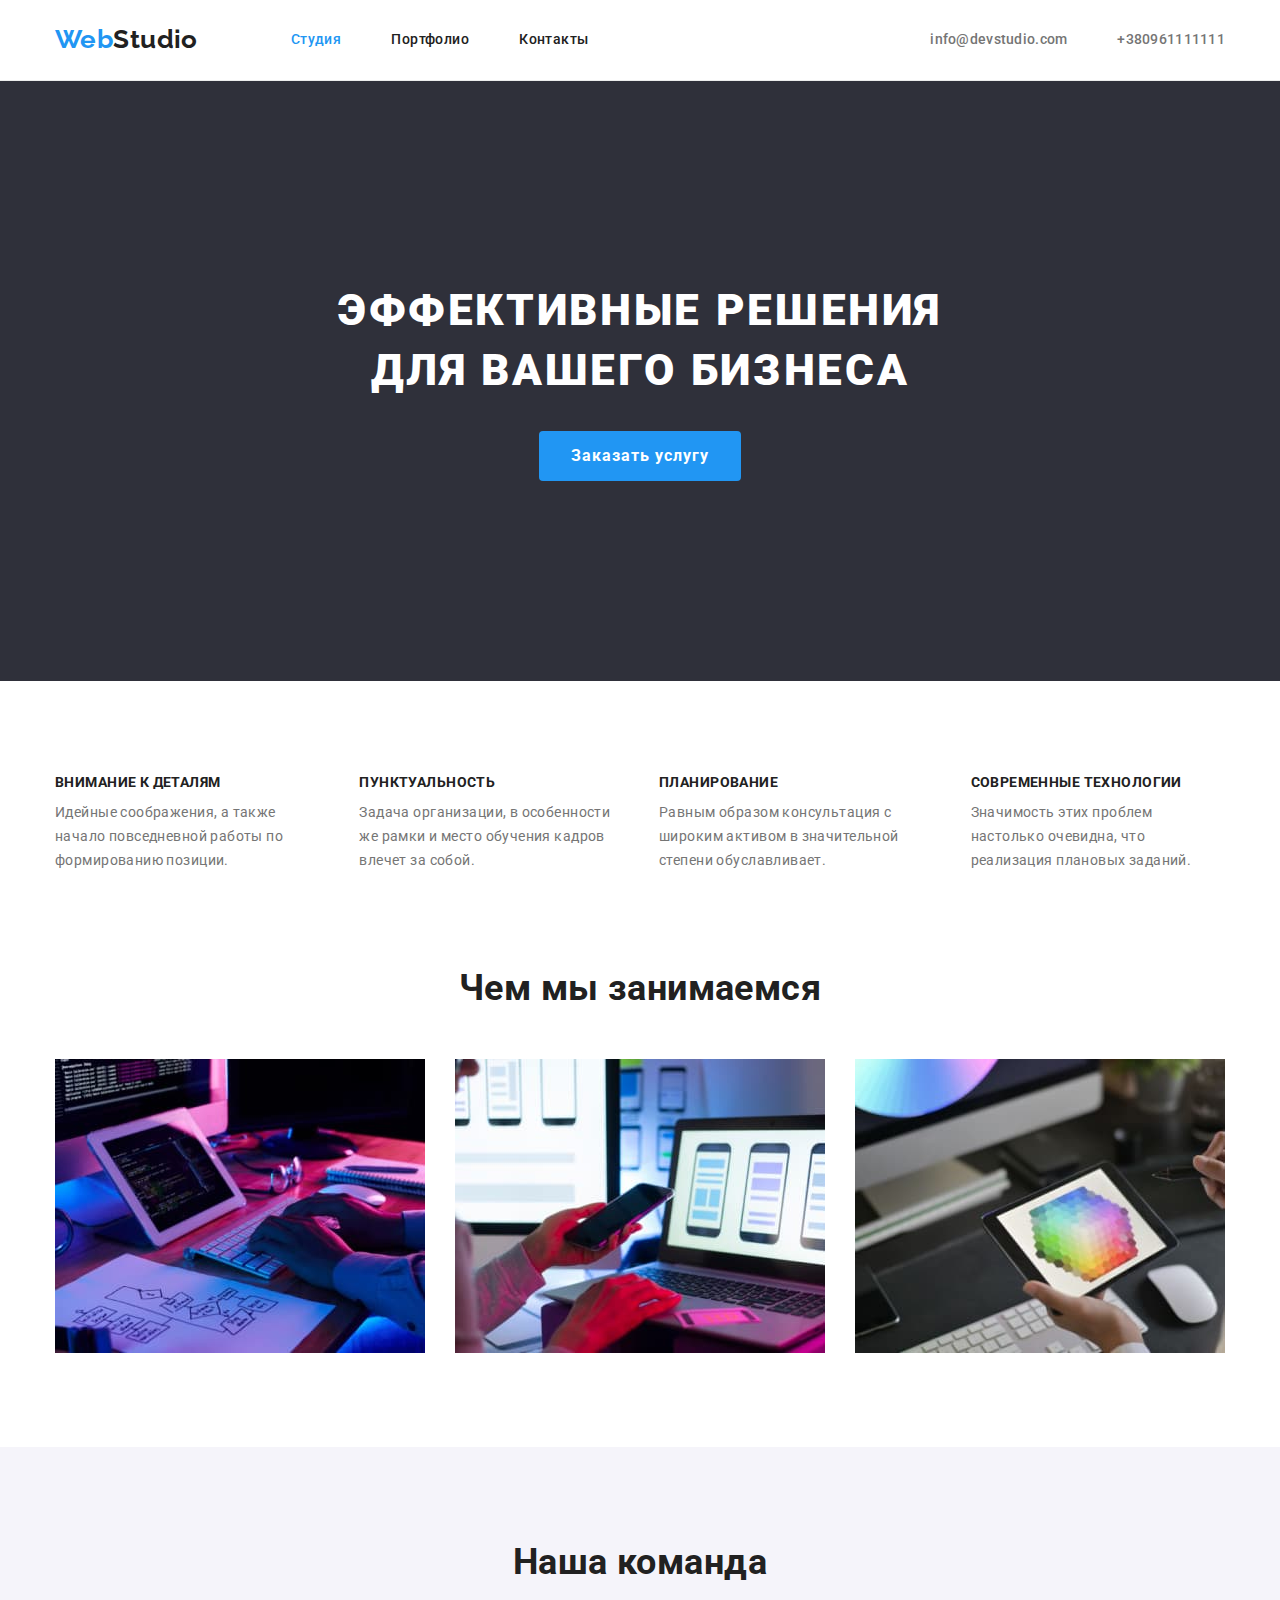
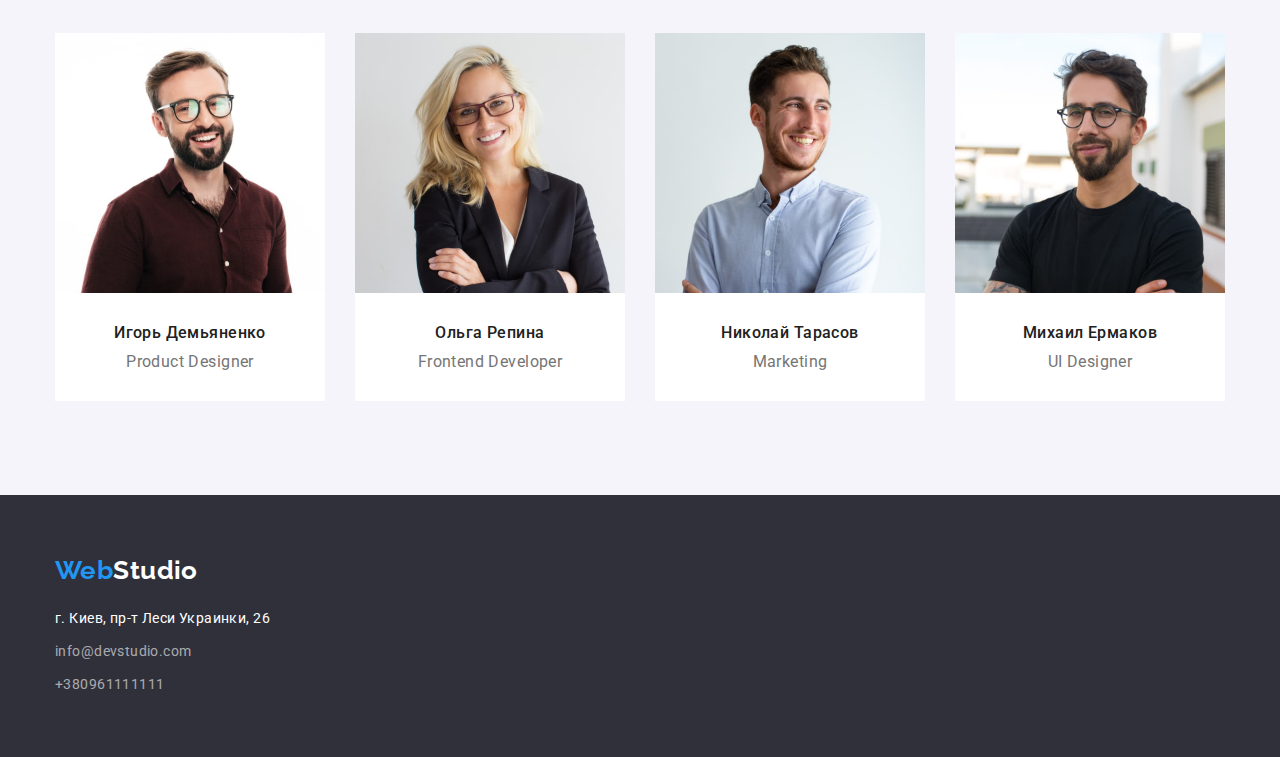
<file: index.html>
<!DOCTYPE html>
<html lang="ru">
<head>
	<meta charset="UTF-8">
	<meta http-equiv="X-UA-Compatible" content="IE=edge">
	<meta name="viewport" content="width=device-width, initial-scale=1.0">
	<title>Студия</title>
	<link rel="stylesheet" href="https://cdn.jsdelivr.net/npm/modern-normalize@1.1.0/modern-normalize.min.css">
	<link rel="preconnect" href="https://fonts.googleapis.com">
	<link rel="preconnect" href="https://fonts.gstatic.com" crossorigin>
	<link href="https://fonts.googleapis.com/css2?family=Raleway:wght@700&family=Roboto:wght@400;500;700;900&display=swap"
		rel="stylesheet">	
	<link rel="stylesheet" href="./css/styles.css">
</head>
<body>
	<header>
		<!--site nav-->
		<div class="container navigation">			
		<nav>
			<a href="" class="logo"><span class="logo-accent">Web</span>Studio</a>
			<ul class="site-nav list">
				<li class="item"><a href="index.html" class="link nav current">Студия</a></li>
				<li class="item"><a href="portfolio.html" class="link nav">Портфолио</a></li>
				<li class="item"><a href="" class="link nav">Контакты</a></li>
			</ul>
		</nav>
		<!--contacts-->
			<ul class="contacts list">
				<li class="item">
					<a href="mailto:info@devstudio.com" class="feedback link">info@devstudio.com</a>
				</li>
				<li class="item">
					<a href="tell:+380961111111" class="feedback link">+380961111111</a>
				</li>
			</ul>
		</div>
	</header>
	<main>
		<!--hero-->				
			<section class="hero">
				<div class="container">
					<h1 class="hero-title">Эффективные решения<br> для вашего бизнеса</h1>
					<button type="button" class="button primary">Заказать услугу</button>
				</div>
			</section>
		<!--section-->
		<section class="features-section section">
			<div class="container">
			<h2 hidden>Наши преимущества</h2>
			<ul class="features-list list">

				<li class="description item">
					<h3 class="features-point">Внимание к деталям</h3>
					<p class="features-text">Идейные соображения, а также начало повседневной работы по формированию позиции.</p>
				</li>

				<li class="description item">
					<h3 class="features-point">Пунктуальность</h3>
					<p class="features-text">Задача организации, в особенности же рамки и место обучения кадров влечет за собой.</p>
				</li>

				<li class="description item">
					<h3 class="features-point">Планирование</h3>
					<p class="features-text">Равным образом консультация с широким активом в значительной степени обуславливает.</p>
				</li>
				
				<li class="description item">
					<h3 class="features-point">Современные технологии</h3>
					<p class="features-text">Значимость этих проблем настолько очевидна, что реализация плановых заданий.</p>
				</li>
			</ul>
			</div>
		</section>
		<!--working-->
		<section class="working-section section no-padding-top">
			<div class="container">
			<h2 class="title">Чем мы занимаемся</h2>
			<ul class="working-list list">

				<li class="item">
					<img src="./images/handstype.jpg" alt="руки печатают текст" width="370">
				</li>

				<li class="item">
					<img src="./images/handsphone.jpg" alt="рука с телефоном" width="370" height="294">
				</li>

				<li class="item">
					<img src="./images/pallete.jpg" alt="палитра цветов" width="370" height="294">
				</li>
			</ul>
			</div>
		</section>
		<!--team-->
		<section class="team-section section ">
			<div class="container">
				<h2 class="title">Наша команда</h2>
				<ul class="team-list list">

					<li class="team-description item">
						<img src="./images/igor.jpg" alt="Игорь Демьяненко" width="270" height="260">
						<div class="card-team">
							<h3 class="team-name">Игорь Демьяненко</h3>
							<p class="team-position">Product Designer</p>
						</div>
					</li>

					<li class="team-description item"">
						<img src="./images/olga.jpg" alt="Ольга Репина" width="270" height="260">
						<div class="card-team">
							<h3 class="team-name">Ольга Репина</h3>
							<p class="team-position">Frontend Developer</p>
						</div>
					</li>

					<li class="team-description item">
						<img src="./images/nikolay.jpg" alt="Николай Тарасов" width="270" height="260">
						<div class="card-team">
							<h3 class="team-name">Николай Тарасов</h3>
							<p class="team-position">Marketing</p>
						</div>
						</li>

					<li class="team-description item">
						<img src="./images/mihail.jpg" alt="Михаил Ермаков" width="270" height="260">
						<div class="card-team">
							<h3 class="team-name">Михаил Ермаков</h3>
							<p class="team-position">UI Designer</p>
						</div>
					</li>
				</ul>
			</div>
		</section>
	</main>
	<!--footer-->
	<footer class="footer">
		<div class="container">
			<div class="logo-footer">
			<a href="" class="logo"><span class="logo-accent">Web</span>Studio</a>
			</div>
			<address>	
				<ul class="contacts-footer list">
					<li class="item">
						<a href="https://goo.gl/maps/sGWzshtrrZ5VpV499" class="location link">г. Киев, пр-т Леси Украинки, 26</a>
					</li>
					<li class="item">
						<a href="mailto:info@devstudio.com" class="feedback mail link">info@devstudio.com</a>
					</li>
					<li class="item">
						<a href="tell:+380961111111" class="feedback tell link">+380961111111</a>
					</li>
				</ul>						
			</address>
		</div>
	</footer>
</body>
</html>
</file>
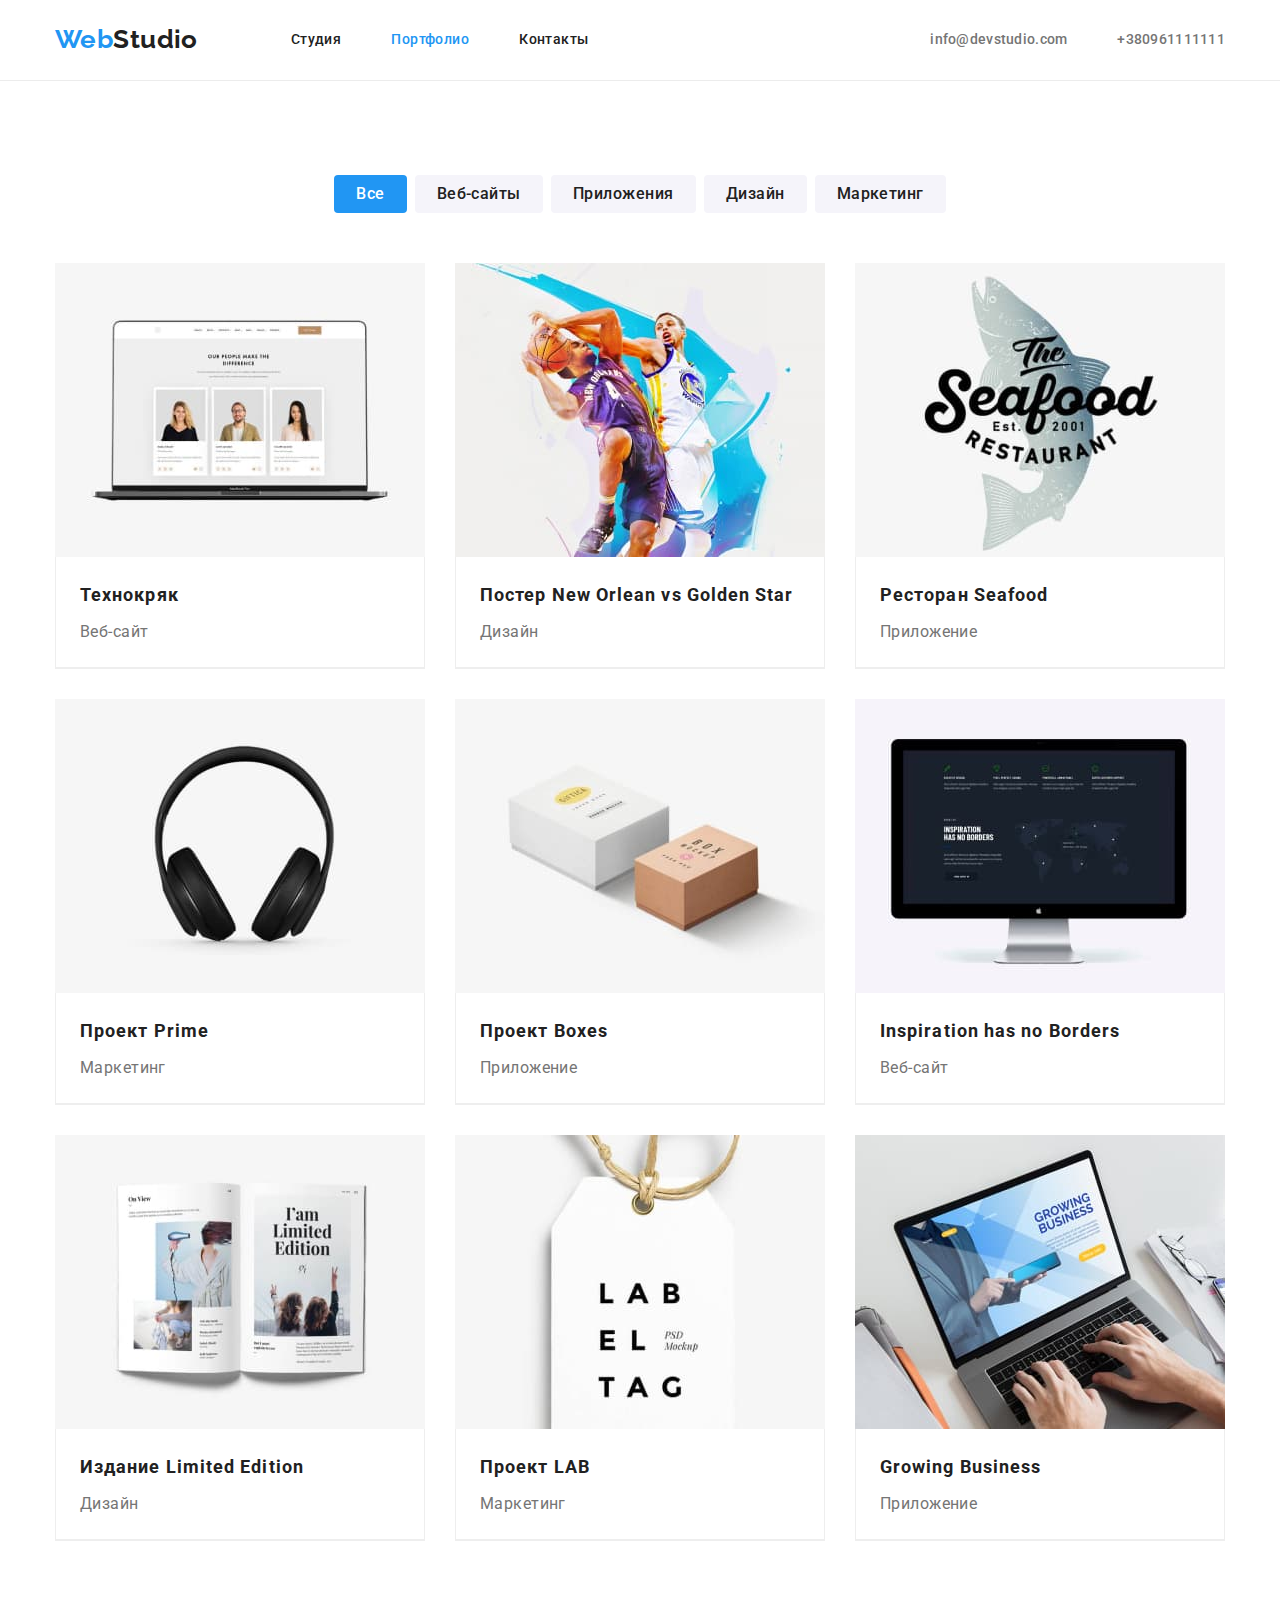
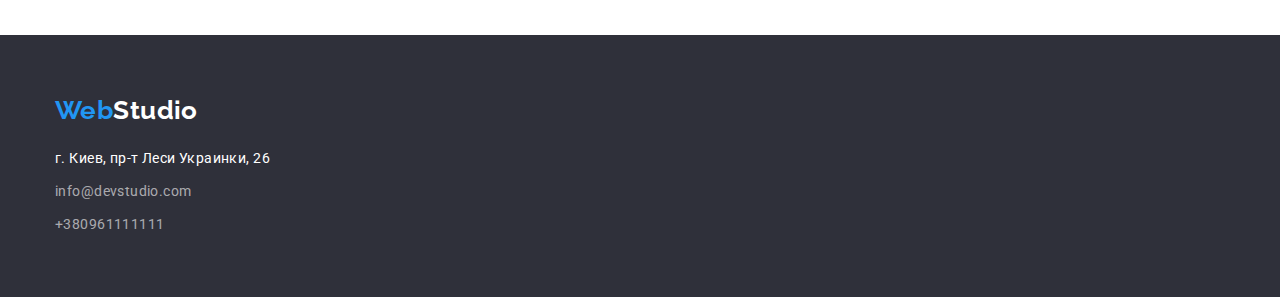
<file: portfolio.html>
<!DOCTYPE html>
<html lang="en">
<head>
    <meta charset="UTF-8">
    <meta http-equiv="X-UA-Compatible" content="IE=edge">
    <meta name="viewport" content="width=device-width, initial-scale=1.0">
    <title>Портфолио</title>
    <link rel="stylesheet" href="https://cdn.jsdelivr.net/npm/modern-normalize@1.1.0/modern-normalize.min.css">
    <link rel="preconnect" href="https://fonts.googleapis.com">
    <link rel="preconnect" href="https://fonts.gstatic.com" crossorigin>
    <link href="https://fonts.googleapis.com/css2?family=Raleway:wght@700&family=Roboto:wght@400;500;700;900&display=swap"
        rel="stylesheet">    
    <link rel="stylesheet" href="./css/styles.css">
</head>
<body>
    <header>
        <!--site nav-->
        <div class="container navigation">
            <nav>
                <a href="" class="logo"><span class="logo-accent">Web</span>Studio</a>
                <ul class="site-nav list">
                    <li class="item"><a href="index.html" class="link nav">Студия</a></li>
                    <li class="item"><a href="portfolio.html" class="link nav current">Портфолио</a></li>
                    <li class="item"><a href="" class="link nav">Контакты</a></li>
                </ul>
            </nav>
            <!--contacts-->
            <ul class="contacts list">
                <li class="item">
                    <a href="mailto:info@devstudio.com" class="feedback link">info@devstudio.com</a>
                </li>
                <li class="item">
                    <a href="tell:+380961111111" class="feedback link">+380961111111</a>
                </li>
            </ul>
        </div>
    </header>
    <main>
        <section class="section">
            <div class="container">
                <h1 hidden>Наши работы</h1>
                <ul class="filter list">
                    <li class="item"><button type="button" class="button secondary active">Все</button></li>
                    <li class="item"><button type="button" class="button secondary">Веб-сайты</button></li>
                    <li class="item"><button type="button" class="button secondary">Приложения</button></li>
                    <li class="item"><button type="button" class="button secondary">Дизайн</button></li>
                    <li class="item"><button type="button" class="button secondary">Маркетинг</button></li>
                </ul>
                <ul class="portfolio-list list">
                    <li class="item">
                        <img src="./images/people.jpg" alt="сайт" width="370" height="294">
                        <div class="card-portfolio">
                            <h2 class="portfolio-title">Технокряк</h2>
                            <p class="portfolio-exemple">Веб-сайт</p>
                        </div>
                    </li>
                    <li class="item">
                        <img src="./images/basket.jpg" alt="баскетюол постер" width="370" height="294">
                        <div class="card-portfolio">
                            <h2 class="portfolio-title">Постер New Orlean vs Golden Star</h2>
                            <p class="portfolio-exemple">Дизайн</p>
                    </div>
                    </li>
                    <li class="item">
                        <img src="./images/logorest.jpg" alt="логотип ресторана" width="370" height="294">
                        <div class="card-portfolio">
                            <h2 class="portfolio-title">Ресторан Seafood</h2>
                            <p class="portfolio-exemple">Приложение</p>
                        </div>
                    </li>
                    <li class="item">
                        <img src="./images/headphones.jpg" alt="наушники" width="370" height="294">
                        <div class="card-portfolio">
                            <h2 class="portfolio-title">Проект Prime</h2>
                            <p class="portfolio-exemple">Маркетинг</p>
                        </div>
                    </li>
                    <li class="item">
                        <img src="./images/box.jpg" alt="две коробки" width="370" height="294">
                        <div class="card-portfolio">
                            <h2 class="portfolio-title">Проект Boxes</h2>
                            <p class="portfolio-exemple">Приложение</p>
                        </div>
                    </li>
                    <li class="item">
                        <img src="./images/monitor.jpg" alt="монитор" width="370" height="294">
                        <div class="card-portfolio">
                            <h2 class="portfolio-title">Inspiration has no Borders</h2>
                            <p class="portfolio-exemple">Веб-сайт</p>
                        </div>
                    </li>
                    <li class="item">
                        <img src="./images/magazine.jpg" alt="журнал" width="370" height="294">
                        <div class="card-portfolio">
                            <h2 class="portfolio-title">Издание Limited Edition</h2>
                            <p class="portfolio-exemple">Дизайн</p>
                        </div>
                    </li>
                    <li class="item">
                        <img src="./images/label.jpg" alt="ярлык" width="370" height="294">
                        <div class="card-portfolio">
                            <h2 class="portfolio-title">Проект LAB</h2>
                            <p class="portfolio-exemple">Маркетинг</p>
                        </div>
                    </li>
                    <li class="item">
                        <img src="./images/laptop.jpg" alt="ноутбук" width="370" height="294">
                        <div class="card-portfolio">
                            <h2 class="portfolio-title">Growing Business</h2>
                            <p class="portfolio-exemple">Приложение</p>
                        </div>
                    </li>       
                </ul>
            </div>
        </section>
    </main>
    <!--footer-->
    <footer class="footer">
        <div class="container">
            <div class="logo-footer">
                <a href="" class="logo"><span class="logo-accent">Web</span>Studio</a>
            </div>
            <address>
                <ul class="contacts-footer list">
                    <li class="item">
                        <a href="https://goo.gl/maps/sGWzshtrrZ5VpV499" class="location link">г. Киев, пр-т Леси Украинки,
                            26</a>
                    </li>
                    <li class="item">
                        <a href="mailto:info@devstudio.com" class="feedback mail link">info@devstudio.com</a>
                    </li>
                    <li class="item">
                        <a href="tell:+380961111111" class="feedback tell link">+380961111111</a>
                    </li>
                </ul>
            </address>
        </div>
    </footer>
</body>
</html>
</file>
<file: css/styles.css>
/* accent color #2196F3 */
/* basic color text #212121 */
/* secondary color text #757575 */
/* white #ffffff */
/* secondary background color #F5F4FA */
/* accent backround color #2F303A */
/* contacts footer rgba(255, 255, 255, 0,6) */
:root {
  --accent-color: #2196f3;
  --basic-color-text: #757575;
  --secondary-color-text: #212121;
  --primary-white-color: #ffffff;
  --secondary-bg-color: #f5f4fa;
  --footer-bg-color: #2f303a;
  --footer-contact-color: rgba(255, 255, 255, 0.6);
  --secondary-accent-color: #188ce8;
  --primary-font-famyly: Roboto, sans-serif;
  --secondary-font-family: Raleway, sans-serif;
  --card-set-gat: 30px;
}
body {
  color: var(--basic-color-text);
  background-color: var(--primary-white-color);

  font-family: var(--primary-font-famyly);
  font-weight: 400;
  font-size: 14px;
  line-height: 1.71;
  letter-spacing: 0.03em;
}
img {
  display: block;
  max-width: 100%;
}
header {
  border-bottom: 1px solid rgba(236, 236, 236, 1);
}
/* ===components start=== */
.link {
  text-decoration: none;
}
.list {
  list-style: none;
}
.title {
  color: var(--secondary-color-text);
  font-size: 36px;
  line-height: 1.17;

  margin-bottom: 50px;
  text-align: center;
}
h1,
h2,
h3,
h4,
h5,
h6,
p {
  margin: 0;
}
ol,
ul {
  margin-top: 0;
  margin-bottom: 0;
  padding-left: 0;
}
.container {
  width: 1200px;
  padding-left: 15px;
  padding-right: 15px;
  margin-left: auto;
  margin-right: auto;
}
.section {
  padding-top: 94px;
  padding-bottom: 94px;
}
.section.no-padding-top {
  padding-top: 0;
}
/* ===component end=== */
/* ===logo start=== */
.logo {
  margin-right: 93px;

  font-family: var(--secondary-font-family);
  font-weight: 700;
  font-size: 26px;
  line-height: 1.2;
  text-decoration: none;

  color: var(--secondary-color-text);
}
.logo-accent {
  color: var(--accent-color);
}
/* ===logo end ===*/
/* ===site-nav start=== */
.navigation {
  display: flex;
  justify-content: space-between;
  align-items: center;
  padding-top: 24px;
  padding-bottom: 25px;
}
nav {
  display: flex;
  align-items: center;
}
.site-nav {
  display: flex;

  font-weight: 500;
  line-height: 1.14;
}
.contacts {
  display: flex;
  margin-left: auto;
}
.site-nav .item:not(:last-child),
.contacts .item:not(:last-child) {
  margin-right: 50px;
}
.link.nav {
  color: var(--secondary-color-text);
}
.feedback.link {
  font-weight: 500;
  font-size: 14px;
  line-height: 1.14;
  letter-spacing: 0.02em;
  color: var(--basic-color-text);
}
.link.nav:hover,
.link.nav:focus,
.feedback.link:hover,
.feedback.link:focus {
  color: var(--accent-color);
}
.link.nav.current {
  color: var(--accent-color);
}
/* ===site-nav end=== */
/* ===hero start=== */
.hero {
  padding-top: 200px;
  padding-bottom: 200px;
  text-align: center;

  background-color: var(--footer-bg-color);
}
.hero-title {
  margin-bottom: 30px;

  font-weight: 900;
  font-size: 44px;
  line-height: 1.36;
  text-align: center;
  letter-spacing: 0.06em;
  text-transform: uppercase;

  color: var(--primary-white-color);
}
/* ===hero end */
/* ===buttons start=== */
.button {
  border-radius: 4px;
  border: none;

  font-size: 16px;
  font-family: inherit;
  text-align: center;

  color: var(--secondary-color-text);
  background-color: var(--secondary-bg-color);
}
.button.primary {
  padding: 10px 32px;

  font-weight: 700;
  line-height: 1.87;
  letter-spacing: 0.06em;

  color: var(--primary-white-color);
  background-color: var(--accent-color);
}
.button.primary:hover,
.button.primary:focus {
  background-color: var(--secondary-accent-color);
}
.button.secondary {
  padding: 6px 22px;

  font-weight: 500;
  line-height: 1.62;
  letter-spacing: 0.03em;
}
.button.secondary:hover,
.button.secondary:focus {
  color: var(--primary-white-color);
  background-color: var(--accent-color);

  cursor: pointer;
}
.button.secondary.active {
  color: var(--primary-white-color);
  background-color: var(--accent-color);
}
/* ===buttons end=== */
/* ===sections primary page start===*/
.features-list .item:not(:last-child),
.working-list .item:not(:last-child),
.team-list .item:not(:last-child) {
  margin-right: 30px;
}
.description {
  width: calc((100%-90px) / 4);
}
.features-list,
.team-list,
.working-list {
  display: flex;
  justify-content: center;
}
.features-point {
  padding-bottom: 10px;

  font-size: 14px;
  line-height: 1.14;
  text-transform: uppercase;

  color: var(--secondary-color-text);
}

.team-section {
  background-color: var(--secondary-bg-color);
}
.team-description {
  background-color: var(--primary-white-color);
}
.card-team {
  padding: 30px 10px;
}
.team-name,
.team-position {
  font-size: 16px;
  line-height: 1.19;
  text-align: center;
}
.team-name {
  margin-bottom: 10px;

  font-weight: 500;

  color: var(--secondary-color-text);
}
/* ===sections primary page end=== */
/* ===section portfolio page start=== */
.filter {
  display: flex;
  justify-content: center;
  margin-bottom: 50px;
}
.filter .item:not(:last-child) {
  margin-right: 8px;
}
.portfolio-list {
  display: flex;
  flex-wrap: wrap;

  margin-bottom: calc(-1 * var(--card-set-gat));
  margin-right: calc(-1 * var(--card-set-gat));
}
.portfolio-list > .item {
  margin-bottom: var(--card-set-gat);
  margin-right: var(--card-set-gat);
  width: calc(100% / 3- var(--card-set-gat));
  border-bottom: 1px solid #eeeeee;
}

.portfolio-title {
  margin-bottom: 4px;

  font-weight: 700;
  font-size: 18px;
  line-height: 2;
  letter-spacing: 0.06em;

  color: var(--secondary-color-text);
}
.card-portfolio {
  padding: 20px 24px;
  border: 1px solid #eeeeee;
  border-top: none;
}
.portfolio-exemple {
  font-size: 16px;
  line-height: 1.87;
}
/* section portfolio page end=== */
/* ===footer start=== */
.footer {
  padding-top: 60px;
  padding-bottom: 60px;
  background-color: var(--footer-bg-color);
}
.logo-footer {
  margin-bottom: 20px;
}
.contacts-footer .item:not(:last-child) {
  margin-bottom: 9px;
}
.footer .logo {
  color: var(--primary-white-color);
}
.location {
  font-style: normal;
  color: var(--primary-white-color);
}
.location:hover,
.location:focus {
  color: var(--accent-color);
}
.mail.link,
.tell.link {
  font-style: normal;
  font-weight: 400;
  letter-spacing: 0.03em;
  line-height: 1.71;

  color: var(--footer-contact-color);
}
/* ===footer end=== */
</file>
